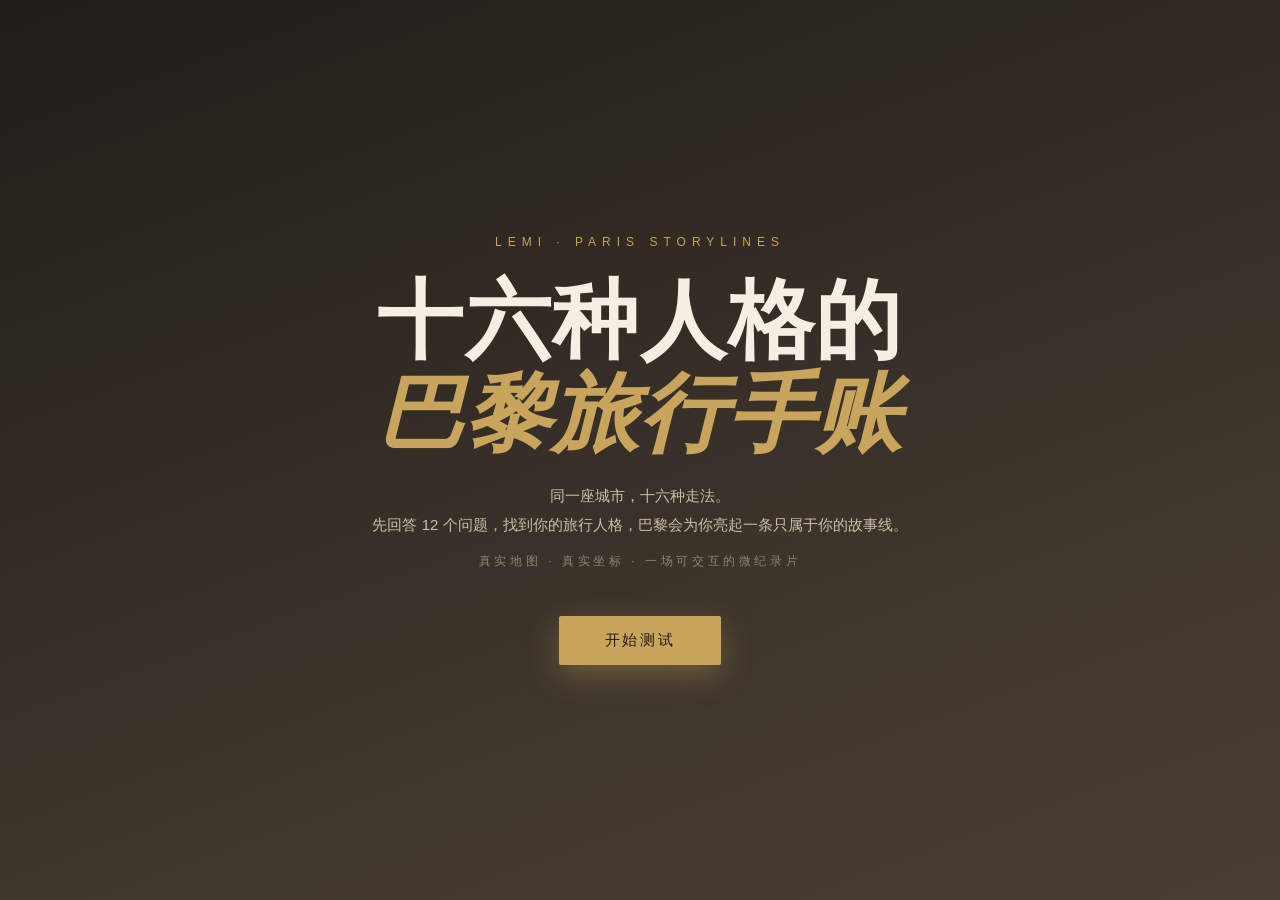
<file: demo/index.html>
<!DOCTYPE html>
<html lang="zh-CN">
<head>
<meta charset="UTF-8">
<meta name="viewport" content="width=device-width, initial-scale=1.0">
<title>Lemi 巴黎 · 16 种人格的旅行手账</title>
<script src="paris-data.js"></script>
<script src="paris-routes.js"></script>
<style>
:root{
  --ink:#2b2620; --paper:#f5efe3; --paper2:#efe7d6; --champ:#c9a45c;
  --rose:#b06a6f; --seine:#4a6f7a; --muted:#8a8073; --line:#d9cfb8;
  --shadow:0 18px 50px rgba(43,38,32,.18);
  --serif:"Songti SC","Noto Serif SC",Georgia,"Times New Roman",serif;
  --sans:-apple-system,"PingFang SC","Microsoft YaHei",sans-serif;
}
*{box-sizing:border-box;margin:0;padding:0}
html,body{height:100%}
body{font-family:var(--sans);color:var(--ink);background:var(--paper);overflow:hidden}
button{font-family:inherit;cursor:pointer;border:none;background:none;color:inherit}
.serif{font-family:var(--serif)}

#app{position:fixed;inset:0}
.scene{position:absolute;inset:0;display:flex;flex-direction:column;
  opacity:0;visibility:hidden;transform:scale(1.015);pointer-events:none;
  transition:opacity .7s ease,transform .7s ease,visibility 0s .7s}
.scene.on{opacity:1;visibility:visible;transform:scale(1);pointer-events:auto;transition:opacity .7s ease,transform .7s ease}

#cover{align-items:center;justify-content:center;text-align:center;
  background:linear-gradient(160deg,#211d18 0%,#3a322a 55%,#4a3f33 100%);color:var(--paper)}
#cover .kicker{letter-spacing:.5em;font-size:12px;color:var(--champ);margin-bottom:26px;text-transform:uppercase}
#cover h1{font-family:var(--serif);font-weight:600;font-size:clamp(40px,7vw,86px);line-height:1.08;letter-spacing:.02em}
#cover h1 .accent{color:var(--champ);font-style:italic}
#cover .sub{margin-top:22px;font-size:15px;color:#cbbfa9;max-width:560px;line-height:1.9}
#cover .meta{margin-top:14px;font-size:12px;letter-spacing:.3em;color:#8f8472}
.btn-primary{margin-top:46px;padding:15px 46px;background:var(--champ);color:#211a10;
  font-size:15px;letter-spacing:.18em;border-radius:2px;box-shadow:0 10px 30px rgba(201,164,92,.35);
  transition:transform .25s ease,box-shadow .25s ease}
.btn-primary:hover{transform:translateY(-2px);box-shadow:0 16px 40px rgba(201,164,92,.5)}
.btn-ghost{padding:11px 26px;border:1px solid var(--line);color:var(--ink);border-radius:2px;font-size:13px;letter-spacing:.12em;transition:.25s}
.btn-ghost:hover{border-color:var(--champ);color:var(--champ)}
.btn-ghost.dark{border-color:#5a5145;color:#cdc2ae}
.btn-ghost.dark:hover{border-color:var(--champ);color:var(--champ)}

#quiz{background:var(--paper)}
.quiz-wrap{flex:1;display:flex;flex-direction:column;justify-content:center;max-width:720px;width:100%;margin:0 auto;padding:40px 28px}
.quiz-top{display:flex;align-items:center;gap:16px;margin-bottom:40px}
.quiz-dim{font-size:12px;letter-spacing:.2em;color:var(--muted)}
.progress{flex:1;height:2px;background:var(--line);position:relative;overflow:hidden}
.progress i{position:absolute;left:0;top:0;bottom:0;background:var(--champ);width:0;transition:width .5s cubic-bezier(.22,1,.36,1)}
.quiz-count{font-size:12px;color:var(--muted);font-variant-numeric:tabular-nums}
.q-num{font-family:var(--serif);font-size:13px;color:var(--champ);letter-spacing:.3em;margin-bottom:14px}
.q-text{font-family:var(--serif);font-size:clamp(22px,3vw,32px);line-height:1.5;margin-bottom:40px;font-weight:600}
.opt{display:block;width:100%;text-align:left;padding:20px 24px;margin-bottom:14px;background:#fffdf8;
  border:1px solid var(--line);border-left:3px solid transparent;border-radius:3px;
  font-size:16px;line-height:1.6;transition:.25s cubic-bezier(.22,1,.36,1)}
.opt:hover{border-color:var(--champ);border-left-color:var(--champ);transform:translateX(6px);background:#fff}
.opt.picked{border-color:var(--champ);border-left-color:var(--champ);background:#faf3e2}

#result{background:linear-gradient(165deg,#26211b,#3d352b);color:var(--paper)}
.result-wrap{flex:1;display:flex;flex-direction:column;align-items:center;justify-content:center;text-align:center;padding:40px;max-width:760px;margin:0 auto}
.r-code{font-size:13px;letter-spacing:.6em;color:var(--champ);margin-bottom:18px}
.r-name{font-family:var(--serif);font-size:clamp(46px,8vw,92px);font-weight:600;line-height:1.1}
.r-tag{margin-top:18px;font-family:var(--serif);font-style:italic;font-size:clamp(18px,2.4vw,26px);color:#e7d9bd}
.r-desc{margin-top:26px;font-size:15px;line-height:2;color:#cabfaa;max-width:560px}
.r-tags{margin-top:24px;display:flex;gap:10px;flex-wrap:wrap;justify-content:center}
.r-chip{font-size:12px;padding:7px 15px;border:1px solid #5a5145;border-radius:30px;color:#cdc2ae;letter-spacing:.08em}
.r-actions{margin-top:44px;display:flex;gap:16px;flex-wrap:wrap;justify-content:center}
.r-dims{margin-top:30px;display:flex;gap:22px;font-size:11px;color:#8f8472;letter-spacing:.1em;flex-wrap:wrap;justify-content:center}
.r-dims b{color:var(--champ);font-weight:600}

#journey{background:#000}
#map{position:absolute;inset:0}
.maplibregl-ctrl-attrib{font-size:9px;opacity:.55}
.maplibregl-ctrl-bottom-right{margin:0 14px 22px}

.j-top{position:absolute;top:0;left:0;right:0;z-index:5;padding:20px 26px;
  display:flex;align-items:center;gap:16px;pointer-events:none;
  background:linear-gradient(180deg,rgba(20,17,13,.72),transparent)}
.j-persona{display:flex;align-items:center;gap:12px;pointer-events:auto}
.j-dot{width:10px;height:10px;border-radius:50%;box-shadow:0 0 12px currentColor}
.j-pname{font-family:var(--serif);color:#f3ead8;font-size:17px}
.j-pcode{font-size:10px;letter-spacing:.2em;color:var(--champ);margin-top:2px}
.j-spacer{flex:1}
.j-actions{display:flex;gap:10px;pointer-events:auto}
.mini-btn{font-size:12px;color:#e7dcc6;border:1px solid rgba(231,220,198,.3);padding:8px 14px;border-radius:2px;
  backdrop-filter:blur(6px);background:rgba(20,17,13,.35);transition:.25s;letter-spacing:.08em}
.mini-btn:hover{border-color:var(--champ);color:var(--champ)}

.stage{position:absolute;left:0;right:0;bottom:0;z-index:5;padding:0 26px 30px;
  display:flex;justify-content:center;pointer-events:none}
.card{width:min(640px,92vw);pointer-events:auto;
  background:linear-gradient(180deg,rgba(34,29,23,.86),rgba(26,22,17,.93));
  backdrop-filter:blur(14px);border:1px solid rgba(201,164,92,.28);border-radius:6px;
  padding:26px 30px 24px;box-shadow:var(--shadow);color:#efe7d6;
  transform:translateY(30px);opacity:0;transition:opacity .8s ease .15s,transform .8s cubic-bezier(.22,1,.36,1) .15s}
.card.show{transform:translateY(0);opacity:1}
.card .c-kicker{display:flex;align-items:center;gap:12px;margin-bottom:12px}
.c-idx{font-family:var(--serif);font-size:13px;color:var(--champ);letter-spacing:.2em;font-variant-numeric:tabular-nums}
.c-cat{font-size:10px;padding:3px 9px;border:1px solid rgba(201,164,92,.4);border-radius:20px;color:#d8c290}
.c-area{font-size:11px;color:#a99e8a;margin-left:auto}
.card h2{font-family:var(--serif);font-weight:600;font-size:clamp(23px,3.2vw,32px);line-height:1.25;margin-bottom:4px;color:#f7efe0}
.card .fr{font-size:12px;font-style:italic;color:#b3a88f;letter-spacing:.04em;margin-bottom:14px}
.card .hook{font-family:var(--serif);font-size:16px;line-height:1.75;color:#ecd9b0;font-style:italic;
  border-left:2px solid var(--champ);padding-left:14px;margin-bottom:14px}
.card .open{font-size:14px;line-height:1.8;color:#d8cfbd;background:rgba(201,164,92,.08);
  border-radius:4px;padding:11px 14px;margin-bottom:14px}
.card .open b{color:var(--champ);font-weight:600}
.card .tip{font-size:12.5px;line-height:1.7;color:#a99e8a;display:flex;gap:8px}
.card .tip b{color:#c9b78a;flex:none}
.card-nav{display:flex;align-items:center;gap:14px;margin-top:20px}
.nav-btn{flex:1;padding:13px;border:1px solid rgba(201,164,92,.4);border-radius:3px;color:#f0e6d2;
  font-size:14px;letter-spacing:.12em;transition:.25s;background:rgba(201,164,92,.06)}
.nav-btn:hover:not(:disabled){background:rgba(201,164,92,.2);border-color:var(--champ)}
.nav-btn:disabled{opacity:.28;cursor:not-allowed}
.nav-btn.primary{background:var(--champ);color:#241c10;border-color:var(--champ);font-weight:600}
.nav-btn.primary:hover{background:#d8b56e}
.dots{display:flex;gap:6px;justify-content:center;margin-bottom:14px}
.dot{width:7px;height:7px;border-radius:50%;background:rgba(231,220,198,.22);transition:.4s}
.dot.done{background:var(--champ);box-shadow:0 0 8px rgba(201,164,92,.7)}
.dot.cur{background:#f3ead8;transform:scale(1.4)}

.intro-hint{position:absolute;top:50%;left:50%;transform:translate(-50%,-50%);z-index:6;
  color:#efe7d6;text-align:center;pointer-events:none;opacity:0;transition:opacity 1s ease}
.intro-hint.on{opacity:1}
.intro-hint .big{font-family:var(--serif);font-size:clamp(28px,5vw,54px);line-height:1.3;text-shadow:0 4px 30px rgba(0,0,0,.6)}
.intro-hint .small{margin-top:16px;font-size:13px;letter-spacing:.3em;color:var(--champ)}

#ending{align-items:center;justify-content:center;text-align:center;
  background:linear-gradient(165deg,#221d17,#3a3128);color:var(--paper)}
.end-wrap{padding:44px 30px;max-width:680px}
.end-kicker{font-size:12px;letter-spacing:.5em;color:var(--champ);margin-bottom:22px}
.end-title{font-family:var(--serif);font-size:clamp(30px,5vw,52px);line-height:1.3;font-weight:600;margin-bottom:8px}
.end-line{font-family:var(--serif);font-style:italic;font-size:clamp(17px,2.4vw,22px);color:#e3d2ac;line-height:1.9;margin:26px 0 30px}
.lit-list{display:flex;flex-wrap:wrap;gap:8px;justify-content:center;margin-bottom:36px}
.lit{font-size:12px;padding:7px 13px;border:1px solid rgba(201,164,92,.4);border-radius:30px;color:#e7d9bd}
.lit .ck{color:var(--champ);margin-right:6px}
.end-actions{display:flex;gap:14px;justify-content:center;flex-wrap:wrap}

.drawer{position:absolute;top:0;right:0;bottom:0;width:min(380px,90vw);z-index:20;
  background:rgba(28,24,19,.97);backdrop-filter:blur(16px);border-left:1px solid rgba(201,164,92,.25);
  transform:translateX(100%);transition:transform .55s cubic-bezier(.22,1,.36,1);overflow-y:auto;padding:26px 22px}
.drawer.on{transform:translateX(0)}
.drawer h3{font-family:var(--serif);color:#f0e6d2;font-size:20px;margin-bottom:4px}
.drawer .dh{font-size:12px;color:#a99e8a;margin-bottom:20px;line-height:1.7}
.pcard{display:block;width:100%;text-align:left;padding:14px 15px;margin-bottom:9px;border-radius:4px;
  background:rgba(255,255,255,.04);border:1px solid rgba(255,255,255,.07);transition:.2s}
.pcard:hover{background:rgba(201,164,92,.12);border-color:rgba(201,164,92,.4)}
.pcard .pt{display:flex;align-items:center;gap:9px}
.pcard .pd{width:8px;height:8px;border-radius:50%;flex:none}
.pcard .pn{font-family:var(--serif);color:#ece2ce;font-size:15px}
.pcard .pc{margin-left:auto;font-size:10px;letter-spacing:.15em;color:var(--champ)}
.pcard .pl{font-size:11px;color:#9c917e;margin-top:5px;line-height:1.5}
.drawer-close{position:absolute;top:18px;right:20px;color:#cbbfa9;font-size:22px;line-height:1}
.fade{animation:fade .8s ease both}
@keyframes fade{from{opacity:0;transform:translateY(14px)}to{opacity:1;transform:none}}
@media (max-width:640px){.card{padding:20px}.j-pname{font-size:15px}}
</style>
</head>
<body>
<div id="app">

  <section class="scene on" id="cover">
    <div class="fade">
      <div class="kicker">Lemi · Paris Storylines</div>
      <h1>十六种人格的<br><span class="accent">巴黎旅行手账</span></h1>
      <p class="sub">同一座城市，十六种走法。<br>先回答 12 个问题，找到你的旅行人格，巴黎会为你亮起一条只属于你的故事线。</p>
      <div class="meta">真实地图 · 真实坐标 · 一场可交互的微纪录片</div>
      <button class="btn-primary" onclick="App.startQuiz()">开始测试</button>
    </div>
  </section>

  <section class="scene" id="quiz">
    <div class="quiz-wrap">
      <div class="quiz-top">
        <span class="quiz-dim" id="qDim"></span>
        <div class="progress"><i id="qBar"></i></div>
        <span class="quiz-count" id="qCount"></span>
      </div>
      <div class="q-num" id="qNum"></div>
      <div class="q-text" id="qText"></div>
      <div id="qOpts"></div>
    </div>
  </section>

  <section class="scene" id="result">
    <div class="result-wrap">
      <div class="r-code" id="rCode"></div>
      <div class="r-name serif" id="rName"></div>
      <div class="r-tag" id="rTag"></div>
      <p class="r-desc" id="rDesc"></p>
      <div class="r-tags" id="rTags"></div>
      <div class="r-dims" id="rDims"></div>
      <div class="r-actions">
        <button class="btn-primary" onclick="App.enterJourney()">进入我的巴黎故事线 →</button>
        <button class="btn-ghost dark" onclick="App.retake()">重新测试</button>
      </div>
    </div>
  </section>

  <section class="scene" id="journey">
    <div id="map"></div>
    <div class="intro-hint" id="introHint">
      <div class="big serif" id="introBig"></div>
      <div class="small" id="introSmall"></div>
    </div>
    <div class="j-top">
      <div class="j-persona">
        <span class="j-dot" id="jDot"></span>
        <div>
          <div class="j-pname" id="jPname"></div>
          <div class="j-pcode" id="jPcode"></div>
        </div>
      </div>
      <div class="j-spacer"></div>
      <div class="j-actions">
        <button class="mini-btn" onclick="App.toggleDrawer()">16 条故事线</button>
        <button class="mini-btn" onclick="App.retake()">重测</button>
      </div>
    </div>
    <div class="stage">
      <div class="card" id="card">
        <div class="dots" id="dots"></div>
        <div class="c-kicker">
          <span class="c-idx" id="cIdx"></span>
          <span class="c-cat" id="cCat"></span>
          <span class="c-area" id="cArea"></span>
        </div>
        <h2 id="cName"></h2>
        <div class="fr" id="cFr"></div>
        <div class="hook" id="cHook"></div>
        <div class="open"><b>你的打开方式 · </b><span id="cOpen"></span></div>
        <div class="tip"><b>Tips</b><span id="cTip"></span></div>
        <div class="card-nav">
          <button class="nav-btn" id="prevBtn" onclick="App.prev()">← 上一站</button>
          <button class="nav-btn primary" id="nextBtn" onclick="App.next()">下一站</button>
        </div>
      </div>
    </div>
  </section>

  <section class="scene" id="ending">
    <div class="end-wrap">
      <div class="end-kicker">FIN · 我的巴黎手账</div>
      <div class="end-title serif" id="endTitle"></div>
      <div class="end-line serif" id="endLine"></div>
      <div class="lit-list" id="litList"></div>
      <div class="end-actions">
        <button class="btn-primary" onclick="App.replay()">重走这条线</button>
        <button class="btn-ghost dark" onclick="App.openDrawer()">换一条人格线</button>
        <button class="btn-ghost dark" onclick="App.retake()">重新测试</button>
      </div>
    </div>
  </section>

  <aside class="drawer" id="drawer">
    <button class="drawer-close" onclick="App.closeDrawer()">×</button>
    <h3>16 条故事线</h3>
    <div class="dh">核心地标相同，走法截然不同。<br>点任意一张，用另一种人格重游巴黎。</div>
    <div id="drawerList"></div>
  </aside>

</div>

<script>
const Q=[
 {dim:"culture",q:"哪种旅行地最容易让你一秒心动？",o:[["厚重的历史底蕴，藏着好多故事",2],["有烟火气的城市，边吃边逛最快乐",1],["绝美山海，沉醉于自然风光",0]]},
 {dim:"culture",q:"到了一个景点，你的打开方式？",o:[["做足功课，历史、名人、典故都想知道",2],["先找最佳机位，来一趟必出片",1],["随便走走，看到有意思的介绍就多停会儿",0]]},
 {dim:"culture",q:"旅行结束，你最爱的“战利品”？",o:[["有地方故事的工艺品或书画，越有来历越喜欢",2],["特产或免税好物，拿在手里最安心",1],["满相册的美照、明信片、冰箱贴",0]]},
 {dim:"social",q:"如果只能选一种旅行方式，你会？",o:[["一群人热热闹闹，认识新朋友超快乐",2],["和几个熟悉的朋友一起，舒服又有安全感",1],["一个人出发，轻松又自在",0]]},
 {dim:"social",q:"吃饭时听到邻桌在聊当地玩法，你会？",o:[["直接凑过去搭话：“姐妹求推荐！”",2],["悄悄听两句，默默记在心里",1],["专心干饭，左耳进右耳出",0]]},
 {dim:"social",q:"旅行中迷路了，你第一反应？",o:[["立刻抓个本地人问路，顺便唠唠嗑",2],["先自己找找，实在不行再问工作人员",1],["靠自己解决，不太想麻烦别人",0]]},
 {dim:"planning",q:"出发前一周，你的状态？",o:[["精确到分钟的攻略，万事俱备",2],["大概记下几个想去的地方，其他全凭心情",1],["到了再说，灵感会带路",0]]},
 {dim:"planning",q:"如果当天突然下雨打乱计划，你会？",o:[["马上切换备选方案，确保行程不跑偏",2],["问题不大，灵活调整成室内游",1],["换个玩法也有意思，反而像开了隐藏支线",0]]},
 {dim:"planning",q:"你最舒服的旅行节奏是？",o:[["安排得明明白白，心里才踏实",2],["打卡必去点，都不白来",1],["走到哪算哪，当下开心最重要",0]]},
 {dim:"spending",q:"你的旅行花销大头在？",o:[["住宿和体验，舒服才是硬道理",2],["很平均，该省省该花花",1],["交通！用最少的钱去最多的地方",0]]},
 {dim:"spending",q:"热门景点要排 1 小时，你会？",o:[["果断加！时间比这点钱宝贵多了",2],["看情况，太晒太累就加钱",1],["硬排，能省则省",0]]},
 {dim:"spending",q:"当地超火的游客体验项目，你？",o:[["来都来了！必须安排，不留遗憾",2],["价格合适会想试试看",1],["找平替或直接跳过，没必要花这钱",0]]}
];
const DIMNAME={culture:"文化",planning:"规划",social:"社交",spending:"消费"};

const App={
 score:{culture:0,planning:0,social:0,spending:0},
 qi:0, persona:null, route:null, si:0, map:null, markers:[], lit:new Set(),
 _mapTok:0,_mapP:null,_libP:null,   // 地图异步初始化去重：令牌与缓存 Promise 必须显式初始化

 show(id){document.querySelectorAll('.scene').forEach(s=>s.classList.remove('on'));
   document.getElementById(id).classList.add('on');},
 startQuiz(){this.score={culture:0,planning:0,social:0,spending:0};this.qi=0;this.answering=false;this.show('quiz');this.renderQ();},
 renderQ(){
   const item=Q[this.qi];
   document.getElementById('qDim').textContent=DIMNAME[item.dim]+" 维度";
   document.getElementById('qCount').textContent=(this.qi+1)+" / 12";
   document.getElementById('qBar').style.width=(this.qi/12*100)+"%";
   document.getElementById('qNum').textContent="QUESTION "+String(this.qi+1).padStart(2,'0');
   document.getElementById('qText').textContent=item.q;
   const box=document.getElementById('qOpts');box.innerHTML="";
   item.o.forEach(([txt,pts])=>{
     const b=document.createElement('button');b.className='opt';b.textContent=txt;
     b.onclick=()=>this.answer(pts,b);box.appendChild(b);
   });
 },
 answer(pts,el){
   if(this.answering)return;              // 320ms 过渡内锁定，防止双击重复计分/跳题
   this.answering=true;
   const dim=Q[this.qi].dim;              // 固定捕获当前题维度，避免异步期间 qi 变化
   el.classList.add('picked');
   this.score[dim]+=pts;
   document.querySelectorAll('#qOpts .opt').forEach(b=>b.disabled=true);
   setTimeout(()=>{this.answering=false;this.qi++; if(this.qi<Q.length)this.renderQ(); else this.compute();},320);
 },
 hi(v){return v>=4;},
 compute(){
   const s=this.score;
   const C=this.hi(s.culture),P=this.hi(s.planning),S=this.hi(s.social),M=this.hi(s.spending);
   const M4={
    "1111":"GOAT","1110":"CTRL","1101":"BLUE","1100":"NERD",
    "1011":"DODO","1010":"MYTH","1001":"LORD","1000":"BUDD",
    "0111":"BOSS","0110":"TIME","0101":"FREE","0100":"WIND",
    "0011":"SHAN","0010":"BEE","0001":"REST","0000":"CUTE"
   };
   const code=M4[`${C?1:0}${P?1:0}${S?1:0}${M?1:0}`];
   this.persona=PARIS.personas.find(p=>p.code===code);
   this.route=ROUTES[code];
   document.getElementById('qBar').style.width="100%";
   this.renderResult();
 },
 renderResult(){
   const p=this.persona;
   document.getElementById('rCode').textContent=p.code;
   document.getElementById('rName').textContent=p.name;
   document.getElementById('rTag').textContent="“"+p.tagline+"”";
   document.getElementById('rDesc').textContent=p.desc;
   document.getElementById('rTags').innerHTML=
     `<span class="r-chip">${p.vibe}</span><span class="r-chip">${p.pace}</span><span class="r-chip">预算 ${p.budget}</span>`;
   const s=this.score;
   document.getElementById('rDims').innerHTML=
     ["culture","planning","social","spending"].map(d=>
       `${DIMNAME[d]}·${this.hi(s[d])?"高":"低"}`).join("　·　");
   this.show('result');
 },
 retake(){this._mapTok++;this.closeDrawer();this.startQuiz();},  // 离开故事页：令牌 +1 使在途地图回调失效

 enterJourney(){
   this.show('journey');this.si=0;this.lit=new Set();
   document.getElementById('jDot').style.color=this.persona.color;
   document.getElementById('jPname').textContent=this.persona.name+"的线路";
   document.getElementById('jPcode').textContent=this.persona.code+" · "+this.route.title;
   this.renderCard();          // 卡片/故事先行，地图为增强层
   // 统一在入口递增并捕获令牌；无论实例已存在还是待初始化，都只通过同一个 ensureMap() 等待，
   // 并在唯一激活入口校验令牌——慢网多次重入也只有最后一次进入会清图重绘/playIntro
   const tok=++this._mapTok;
   const styled=this.map&&this.map.loaded&&this.map.loaded()&&(!this.map.isStyleLoaded||this.map.isStyleLoaded());
   this.mapReady=false;
   if(!styled)this.showMapHint("地图加载中…");
   this.ensureMap().then(()=>{
     if(tok!==this._mapTok)return;
     this.mapReady=true;this.clearRoute();this.drawRoute();this.playIntro();
   }).catch(()=>{
     this._mapP=null;
     if(tok!==this._mapTok)return;
     this.mapReady=false;this.showMapHint("地图资源加载受限，故事照读 ↓");this.cardIntro();
   });
 },
 cardIntro(){const h=document.getElementById('introHint');
   document.getElementById('introBig').textContent=this.persona.name+" · 出发";
   document.getElementById('introSmall').textContent=this.route.title;
   h.classList.add('on');setTimeout(()=>h.classList.remove('on'),2600);},
 showMapHint(t){const h=document.getElementById('introHint');
   document.getElementById('introBig').textContent=t;
   document.getElementById('introSmall').textContent="";
   h.classList.add('on');clearTimeout(this._hintT);
   this._hintT=setTimeout(()=>{if(t.indexOf("加载中")<0)h.classList.remove('on');},2600);},
 loadMaplibre(){
   if(window.maplibregl)return Promise.resolve();
   if(this._libP)return this._libP;   // 脚本已在注入，复用同一 Promise，不重复插 <script>
   return this._libP=new Promise((res,rej)=>{
     const css=document.createElement('link');css.rel='stylesheet';
     css.href='https://unpkg.com/maplibre-gl@3.6.2/dist/maplibre-gl.css';
     document.head.appendChild(css);
     const s=document.createElement('script');
     s.src='https://unpkg.com/maplibre-gl@3.6.2/dist/maplibre-gl.js';
     s.onload=()=>res();s.onerror=()=>{this._libP=null;rej();};document.head.appendChild(s);
   });
 },
 ensureMap(){
   // 唯一的「加载脚本 + 初始化实例 + 等样式就绪」Promise：
   // 重入（含实例已建但 load 未触发的窗口）只等待同一 Promise，不在各入口重复注册 once('load')
   const isReady=()=>this.map&&this.map.loaded&&this.map.loaded()
     &&(!this.map.isStyleLoaded||this.map.isStyleLoaded());
   if(isReady())return Promise.resolve(this.map);
   if(this._mapP)return this._mapP;
   // 等样式就绪：同时挂 load / 首次 error / 超时，任一落定即解绑另两侧并 resolve 或 reject，
   // 避免样式 URL 失败或 load 永不触发时 Promise 永久 pending 导致降级分支不执行
   const waitReady=()=>new Promise((res,rej)=>{
     if(isReady())return res(this.map);
     const m=this.map;let done=false;
     let timer=setTimeout(()=>onError(new Error('map-style-load-timeout')),20000);
     const cleanup=()=>{clearTimeout(timer);m.off('load',onLoad);m.off('error',onError);};
     const onLoad=()=>{if(done)return;done=true;cleanup();res(this.map);};
     const onError=(e)=>{if(done)return;done=true;cleanup();rej(e||new Error('map-style-error'));};
     m.on('load',onLoad);
     m.on('error',onError);
   });
   return this._mapP=(this.map
       ?Promise.resolve()                                   // 实例已在：只等样式，不重载脚本/不重建
       :this.loadMaplibre().then(()=>{if(!this.map)this.initMap();}))  // 回调内二次检查，只建一次
     .then(waitReady)
     .catch((e)=>{
       this._mapP=null;
       if(this.map){try{this.map.remove();}catch(_){}this.map=null;}  // 销毁坏实例，后续进入可重新创建
       throw e;
     });
 },
 initMap(){
   this.map=new maplibregl.Map({container:'map',
     style:'https://basemaps.cartocdn.com/gl/positron-gl-style/style.json',
     center:[2.34,48.862],zoom:12.4,pitch:46,bearing:-8,
     attributionControl:true,fadeDuration:0});
   this.map.addControl(new maplibregl.NavigationControl({showCompass:false}),'bottom-right');
   this.map.scrollZoom.setWheelZoomRate(1/600);
 },
 clearRoute(){this.markers.forEach(m=>m.remove());this.markers=[];
   ['route-l','route-g'].forEach(l=>{if(this.map.getLayer(l))this.map.removeLayer(l);});
   ['route','ghost'].forEach(src=>{if(this.map.getSource(src))this.map.removeSource(src);});
 },
 drawRoute(){
   if(!this.mapReady||!this.map)return;
   const coords=this.route.stops.map(st=>PARIS.pois[st.id].c);
   this.clearRoute();
   this.map.addSource('ghost',{type:'geojson',data:{type:'Feature',
     geometry:{type:'LineString',coordinates:coords},properties:{}}});
   this.map.addLayer({id:'route-g',type:'line',source:'ghost',
     paint:{'line-color':'#c9a45c','line-width':2,'line-opacity':.22,'line-dasharray':[2,2]}});
   this.map.addSource('route',{type:'geojson',data:{type:'FeatureCollection',features:[]}});
   this.map.addLayer({id:'route-l',type:'line',source:'route',layout:{'line-cap':'round','line-join':'round'},
     paint:{'line-color':'#c9a45c','line-width':3.5,'line-opacity':.95,'line-blur':.4}});
   this.route.stops.forEach((st,i)=>{
     const poi=PARIS.pois[st.id];
     const el=document.createElement('div');
     el.style.cssText=`width:30px;height:30px;border-radius:50%;display:flex;align-items:center;justify-content:center;
       font-family:Georgia;font-size:13px;font-weight:700;color:#2a2113;
       background:rgba(245,239,227,.92);border:2px solid ${this.persona.color};
       box-shadow:0 3px 12px rgba(0,0,0,.4);cursor:pointer;transition:transform .3s,background .3s,color .3s`;
     el.textContent=i+1;
     const mk=new maplibregl.Marker({element:el}).setLngLat(poi.c).addTo(this.map);
     el.addEventListener('click',()=>App.goTo(i));
     this.markers.push(mk);
   });
   this.syncMap();
 },
 playIntro(){
   if(!this.mapReady){this.cardIntro();return;}
   const h=document.getElementById('introHint');
   document.getElementById('introBig').textContent=this.persona.name+" · 出发";
   document.getElementById('introSmall').textContent=this.route.title;
   h.classList.add('on');
   this.map.flyTo({center:[2.34,48.862],zoom:11.8,pitch:42,bearing:0,duration:2600,essential:true});
   setTimeout(()=>{h.classList.remove('on');this.goTo(0);},3000);
 },
 goTo(i){
   this.si=i;const st=this.route.stops[i],poi=PARIS.pois[st.id];
   if(this.mapReady&&this.map.getSource('route')){
     const seg=this.route.stops.slice(0,i+1).map(x=>PARIS.pois[x.id].c);
     this.map.getSource('route').setData({type:'Feature',
       geometry:{type:'LineString',coordinates:seg},properties:{}});
     const here=this.map.getCenter();
     const d=Math.hypot(here.lng-poi.c[0],here.lat-poi.c[1]);
     const cam={center:[poi.c[0]-0.006,poi.c[1]-0.004],zoom:13.4,pitch:48,bearing:-6,essential:true};
     if(d>0.03)this.map.flyTo(Object.assign(cam,{speed:0.7,curve:1.5}));
     else this.map.easeTo(Object.assign(cam,{duration:700}));  // 相邻近站直切，固定短时长，避免极慢动画
   }
   this.markers.forEach((m,k)=>{const e=m.getElement();
     e.style.transform=(k===i)?'scale(1.35)':'scale(1)';
     if(k<=i){e.style.background=this.persona.color;e.style.color='#fff';}
     else{e.style.background='rgba(245,239,227,.92)';e.style.color='#2a2113';}});
   this.renderCard();
 },
 syncMap(){ if(this.mapReady)this.goTo(this.si); },
 renderCard(){
   const i=this.si,st=this.route.stops[i],poi=PARIS.pois[st.id],n=this.route.stops.length;
   const card=document.getElementById('card');
   card.classList.remove('show');void card.offsetWidth;card.classList.add('show');
   document.getElementById('cIdx').textContent="STATION "+String(i+1).padStart(2,'0')+" / "+String(n).padStart(2,'0');
   document.getElementById('cCat').textContent=poi.cat;
   document.getElementById('cArea').textContent=poi.area;
   document.getElementById('cName').textContent=poi.n;
   document.getElementById('cFr').textContent=poi.fr;
   document.getElementById('cHook').textContent="「 "+poi.hook+" 」";
   document.getElementById('cOpen').textContent=st.open;
   document.getElementById('cTip').textContent=poi.tip;
   document.getElementById('prevBtn').disabled=(i===0);
   document.getElementById('nextBtn').textContent=(i===n-1)?'点亮全图，合上这一页 →':'下一站 →';
   document.getElementById('dots').innerHTML=this.route.stops.map((_,k)=>
     `<span class="dot ${k<i?'done':''} ${k===i?'cur':''}"></span>`).join('');
 },
 next(){
   this.lit.add(this.route.stops[this.si].id);
   if(this.si<this.route.stops.length-1){this.goTo(this.si+1);}else{this.finish();}
 },
 prev(){if(this.si>0)this.goTo(this.si-1);},
 finish(){
   this.route.stops.forEach(s=>this.lit.add(s.id));
   document.getElementById('endTitle').textContent=this.persona.name+"，这是你的巴黎";
   document.getElementById('endLine').textContent=this.route.end;
   document.getElementById('litList').innerHTML=this.route.stops.map(s=>
     `<span class="lit"><span class="ck">✦</span>${PARIS.pois[s.id].n}</span>`).join('');
   this.closeDrawer();this.show('ending');
 },
 replay(){this.enterJourney();},

 openDrawer(){document.getElementById('drawer').classList.add('on');this.drawerOpen=true;if(!this.drawerB){this.buildDrawer();this.drawerB=1;}},
 closeDrawer(){document.getElementById('drawer').classList.remove('on');this.drawerOpen=false;},
 toggleDrawer(){this.drawerOpen?this.closeDrawer():this.openDrawer();},
 buildDrawer(){
   const list=document.getElementById('drawerList');list.innerHTML="";
   PARIS.personas.filter(p=>!p.hidden).forEach(p=>{
     const r=ROUTES[p.code];const b=document.createElement('button');b.className='pcard';
     b.innerHTML=`<div class="pt"><span class="pd" style="background:${p.color}"></span>
       <span class="pn">${p.name}</span><span class="pc">${p.code}</span></div>
       <div class="pl">${r.title}</div>`;
     b.onclick=()=>{this.persona=p;this.route=ROUTES[p.code];this.closeDrawer();
       document.getElementById('jDot').style.color=p.color;
       document.getElementById('jPname').textContent=p.name+"的线路";
       document.getElementById('jPcode').textContent=p.code+" · "+r.title;
       this.si=0;this.lit=new Set();
       this.show('journey');this.renderCard();
       if(this.mapReady){this.clearRoute();this.drawRoute();this.playIntro();}
       else this.cardIntro();};
     list.appendChild(b);
   });
 }
};
</script>
</body>
</html>
</file>
